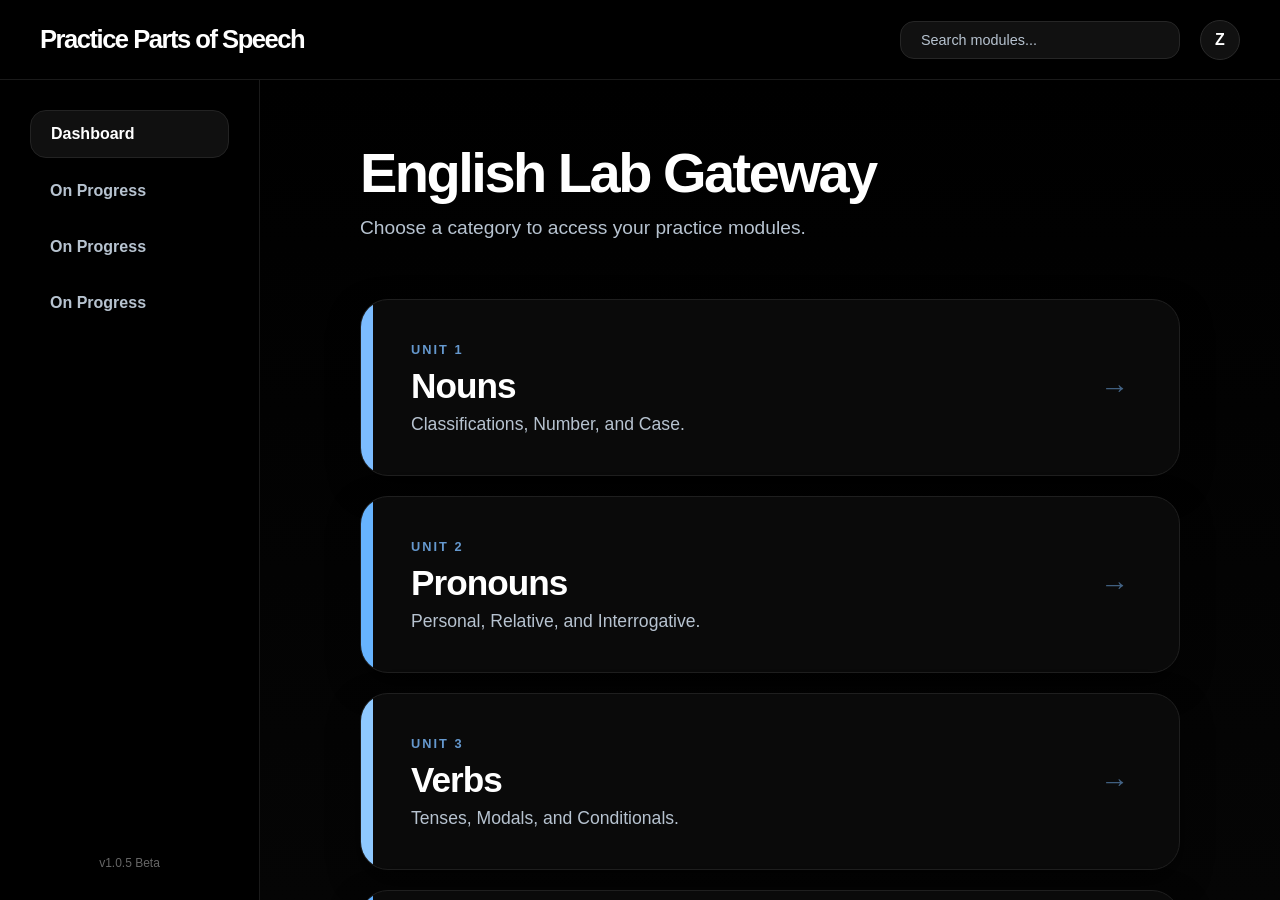
<file: index.html>
<!DOCTYPE html>
<html lang="en">
<head>
    <meta charset="UTF-8">
    <meta name="viewport" content="width=device-width, initial-scale=1.0">
    <title>Practice Parts of Speech | Individual</title>
    <link rel="stylesheet" href="css/style.css">
</head>
<body>

    <div class="app-shell">
        <nav class="top-bar">
            <div class="logo">Practice Parts of Speech</div>
            <div class="nav-utils">
                <div class="search-bar">Search modules...</div>
                <div class="profile-circle">Z</div>
            </div>
        </nav>

        <aside class="side-bar">
            <div class="side-item active">Dashboard</div>
            <div class="side-item">On Progress</div>
            <div class="side-item">On Progress</div>
            <div class="side-item">On Progress</div>
            <div class="side-footer">v1.0.5 Beta</div>
        </aside>

        <main class="content-area">
            <header class="content-header">
                <h1>English Lab Gateway</h1>
                <p>Choose a category to access your practice modules.</p>
            </header>

            <section class="card-stack">
                <div class="wide-card c-yellow" onclick="openModal('nouns')">
                    <div class="info">
                        <span class="tag">Unit 1</span>
                        <h2>Nouns</h2>
                        <p>Classifications, Number, and Case.</p>
                    </div>
                    <div class="arrow">→</div>
                </div>

                <div class="wide-card c-red" onclick="openModal('pronouns')">
                    <div class="info">
                        <span class="tag">Unit 2</span>
                        <h2>Pronouns</h2>
                        <p>Personal, Relative, and Interrogative.</p>
                    </div>
                    <div class="arrow">→</div>
                </div>

                <div class="wide-card c-green" onclick="openModal('verbs')">
                    <div class="info">
                        <span class="tag">Unit 3</span>
                        <h2>Verbs</h2>
                        <p>Tenses, Modals, and Conditionals.</p>
                    </div>
                    <div class="arrow">→</div>
                </div>

                <div class="wide-card c-orange" onclick="openModal('auxiliaries')">
                    <div class="info">
                        <span class="tag">Unit 4</span>
                        <h2>Auxiliaries</h2>
                        <p>Helping verbs and Modal functions.</p>
                    </div>
                    <div class="arrow">→</div>
                </div>

                <div class="wide-card c-teal" onclick="openModal('adjectives')">
                    <div class="info">
                        <span class="tag">Unit 5</span>
                        <h2>Adjectives</h2>
                        <p>Descriptive order and Comparison.</p>
                    </div>
                    <div class="arrow">→</div>
                </div>

                <div class="wide-card c-blue" onclick="openModal('articles')">
                    <div class="info">
                        <span class="tag">Unit 6</span>
                        <h2>Articles</h2>
                        <p>Definite and Indefinite usage.</p>
                    </div>
                    <div class="arrow">→</div>
                </div>

                <div class="wide-card c-lightblue" onclick="openModal('adverbs')">
                    <div class="info">
                        <span class="tag">Unit 7</span>
                        <h2>Adverbs</h2>
                        <p>Manner, Time, Place, and Frequency.</p>
                    </div>
                    <div class="arrow">→</div>
                </div>

                <div class="wide-card c-purple" onclick="openModal('prepositions')">
                    <div class="info">
                        <span class="tag">Unit 8</span>
                        <h2>Prepositions</h2>
                        <p>Spatial and Temporal relationships.</p>
                    </div>
                    <div class="arrow">→</div>
                </div>
            </section>
        </main>
    </div>

    <div id="practiceModal" class="modal-overlay">
        <div class="modal-container">
            <button class="close-modal" onclick="closeModal()">✕</button>
            <div id="modalContent"></div>
        </div>
    </div>

    <script src="js/script.js"></script>
</body>
</html>
</file>
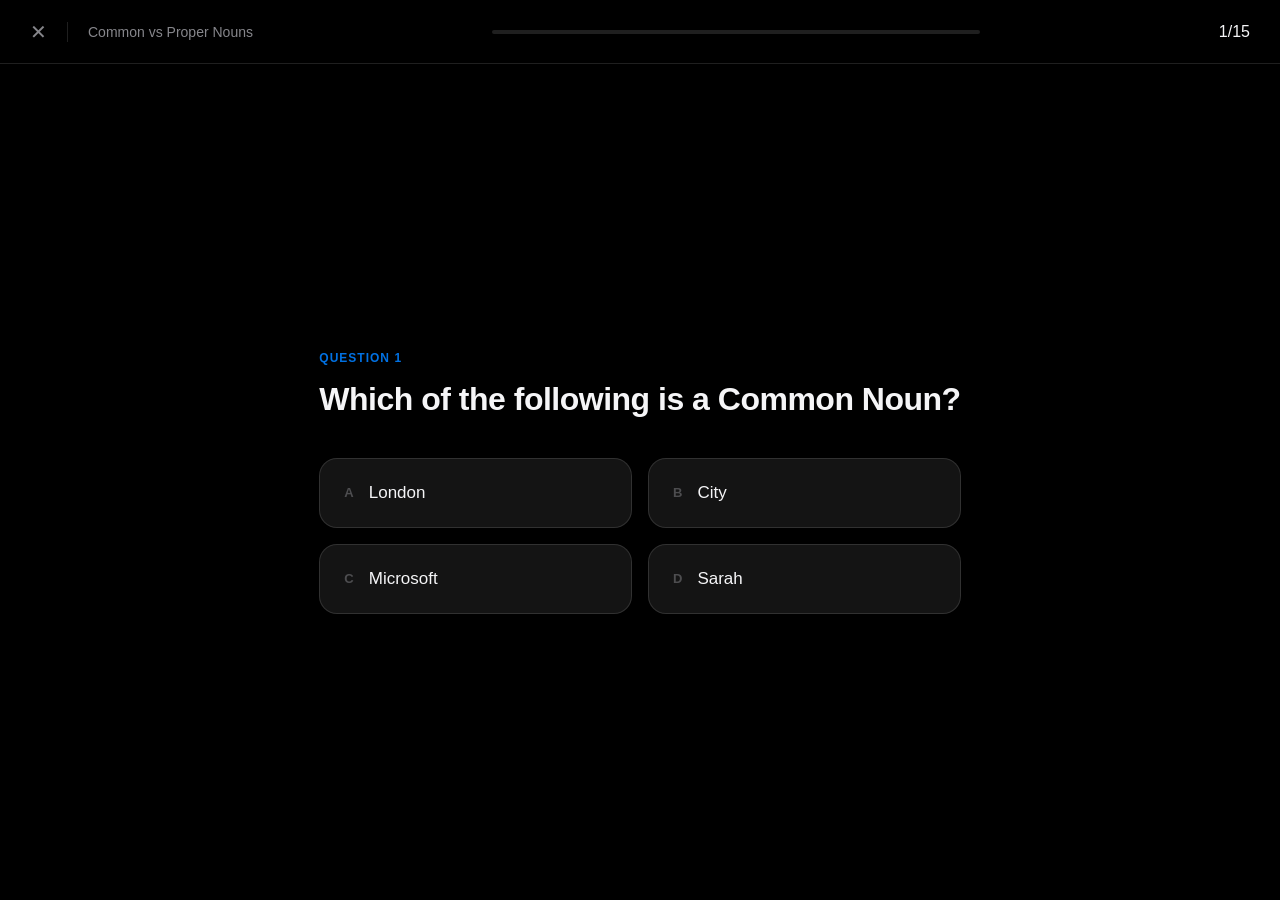
<file: practice/more/common-proper.html>
<!DOCTYPE html>
<html lang="en">
<head>
    <meta charset="UTF-8">
    <meta name="viewport" content="width=device-width, initial-scale=1.0">
    <title>Practice | Common vs Proper Nouns</title>
    <link rel="stylesheet" href="../../css/more/common-proper.css">
</head>
<body>
    <div class="viewport-wrapper">
        <nav class="quiz-nav">
            <div class="nav-left">
                <a href="../../practice/definitions/common-proper.html" class="exit-btn">✕</a>
                <span class="divider"></span>
                <span class="quiz-title">Common vs Proper Nouns</span>
            </div>
            <div class="progress-container">
                <div class="progress-bar" id="progressBar"></div>
            </div>
            <div class="nav-right">
                <span id="questionCounter">1/15</span>
            </div>
        </nav>

        <main class="quiz-main">
            <div id="quiz-container">
                <div class="question-card fade-in" id="questionCard">
                    <span class="q-label">Question <span id="currentQNum">1</span></span>
                    <h2 id="questionText">Which of the following is a proper noun?</h2>
                    
                    <div class="options-grid" id="optionsGrid">
                        </div>
                </div>
            </div>

            <div id="resultScreen" class="result-screen hidden">
                <div class="result-glass">
                    <h1 id="scorePercent">0%</h1>
                    <p id="scoreText">Keep practicing to master nouns!</p>
                    <button class="retry-btn" onclick="location.reload()">Try Again</button>
                    <a href="../../practice/definitions/common-proper.html" class="finish-btn">Done</a>
                </div>
            </div>
        </main>
    </div>
    <script src="../../js/more/common-proper.js"></script>
</body>
</html>
</file>
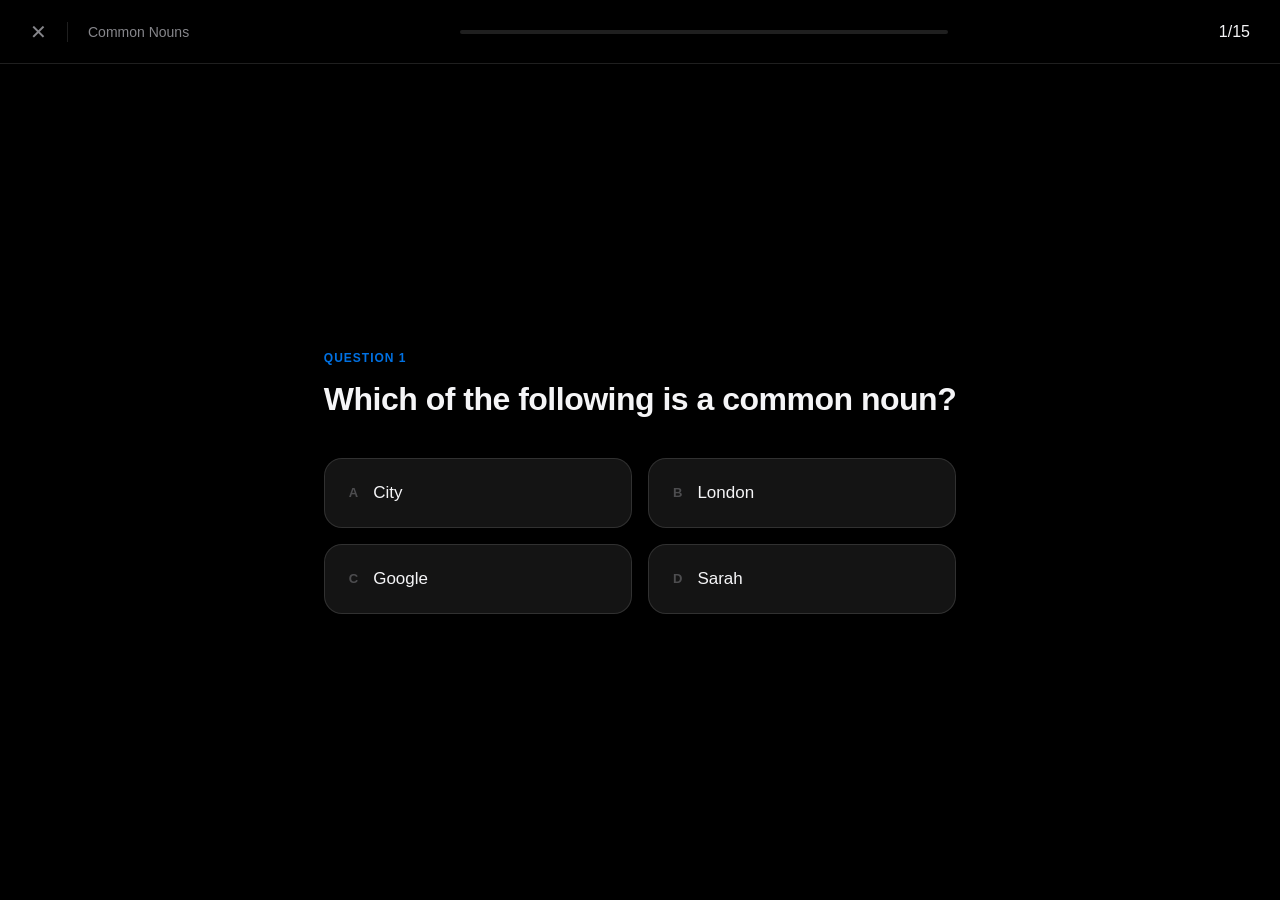
<file: practice/more/common.html>
<!DOCTYPE html>
<html lang="en">
<head>
    <meta charset="UTF-8">
    <meta name="viewport" content="width=device-width, initial-scale=1.0">
    <title>Practice | Common Nouns</title>
    <link rel="stylesheet" href="../../css/more/common.css">
</head>
<body>
    <div class="viewport-wrapper">
        <nav class="quiz-nav">
            <div class="nav-left">
                <a href="../../practice/definitions/common-proper.html" class="exit-btn">✕</a>
                <span class="divider"></span>
                <span class="quiz-title">Common Nouns</span>
            </div>
            <div class="progress-container">
                <div class="progress-bar" id="progressBar"></div>
            </div>
            <div class="nav-right">
                <span id="questionCounter">1/15</span>
            </div>
        </nav>

        <main class="quiz-main">
            <div id="quiz-container">
                <div class="question-card fade-in" id="questionCard">
                    <span class="q-label">Question <span id="currentQNum">1</span></span>
                    <h2 id="questionText">Which of the following is a common noun?</h2>
                    
                    <div class="options-grid" id="optionsGrid">
                    </div>
                </div>
            </div>

            <div id="resultScreen" class="result-screen hidden">
                <div class="result-glass">
                    <h1 id="scorePercent">0%</h1>
                    <p id="scoreText">Keep practicing to master common nouns!</p>
                    <button class="retry-btn" onclick="location.reload()">Try Again</button>
                    <a href="../../practice/definitions/common-proper.html" class="finish-btn">Done</a>
                </div>
            </div>
        </main>
    </div>
    <script src="../../js/more/common.js"></script>
</body>
</html>
</file>
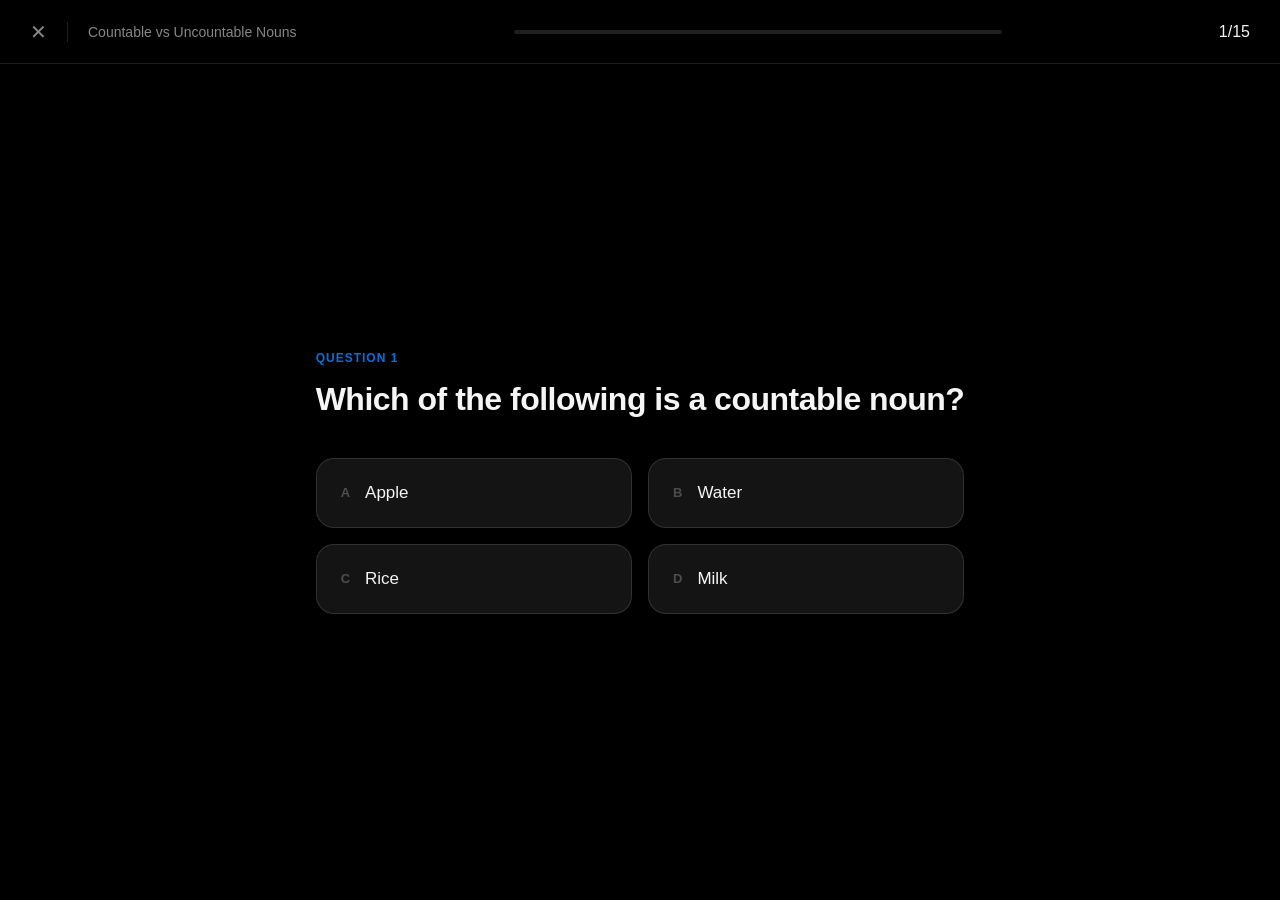
<file: practice/more/countable-uncountable.html>
<!DOCTYPE html>
<html lang="en">
<head>
    <meta charset="UTF-8">
    <meta name="viewport" content="width=device-width, initial-scale=1.0">
    <title>Practice | Countable vs Uncountable Nouns</title>
    <link rel="stylesheet" href="../../css/more/countable-uncountable.css">
</head>
<body>
    <div class="viewport-wrapper">
        <nav class="quiz-nav">
            <div class="nav-left">
                <a href="../../practice/definitions/countable-uncountable.html" class="exit-btn">✕</a>
                <span class="divider"></span>
                <span class="quiz-title">Countable vs Uncountable Nouns</span>
            </div>
            <div class="progress-container">
                <div class="progress-bar" id="progressBar"></div>
            </div>
            <div class="nav-right">
                <span id="questionCounter">1/15</span>
            </div>
        </nav>

        <main class="quiz-main">
            <div id="quiz-container">
                <div class="question-card fade-in" id="questionCard">
                    <span class="q-label">Question <span id="currentQNum">1</span></span>
                    <h2 id="questionText">Which of the following is a countable noun?</h2>
                    
                    <div class="options-grid" id="optionsGrid">
                    </div>
                </div>
            </div>

            <div id="resultScreen" class="result-screen hidden">
                <div class="result-glass">
                    <h1 id="scorePercent">0%</h1>
                    <p id="scoreText">Keep practicing to master countable vs uncountable nouns!</p>
                    <button class="retry-btn" onclick="location.reload()">Try Again</button>
                    <a href="../../practice/definitions/countable-uncountable.html" class="finish-btn">Done</a>
                </div>
            </div>
        </main>
    </div>
    <script src="../../js/more/countable-uncountable.js"></script>
</body>
</html>
</file>
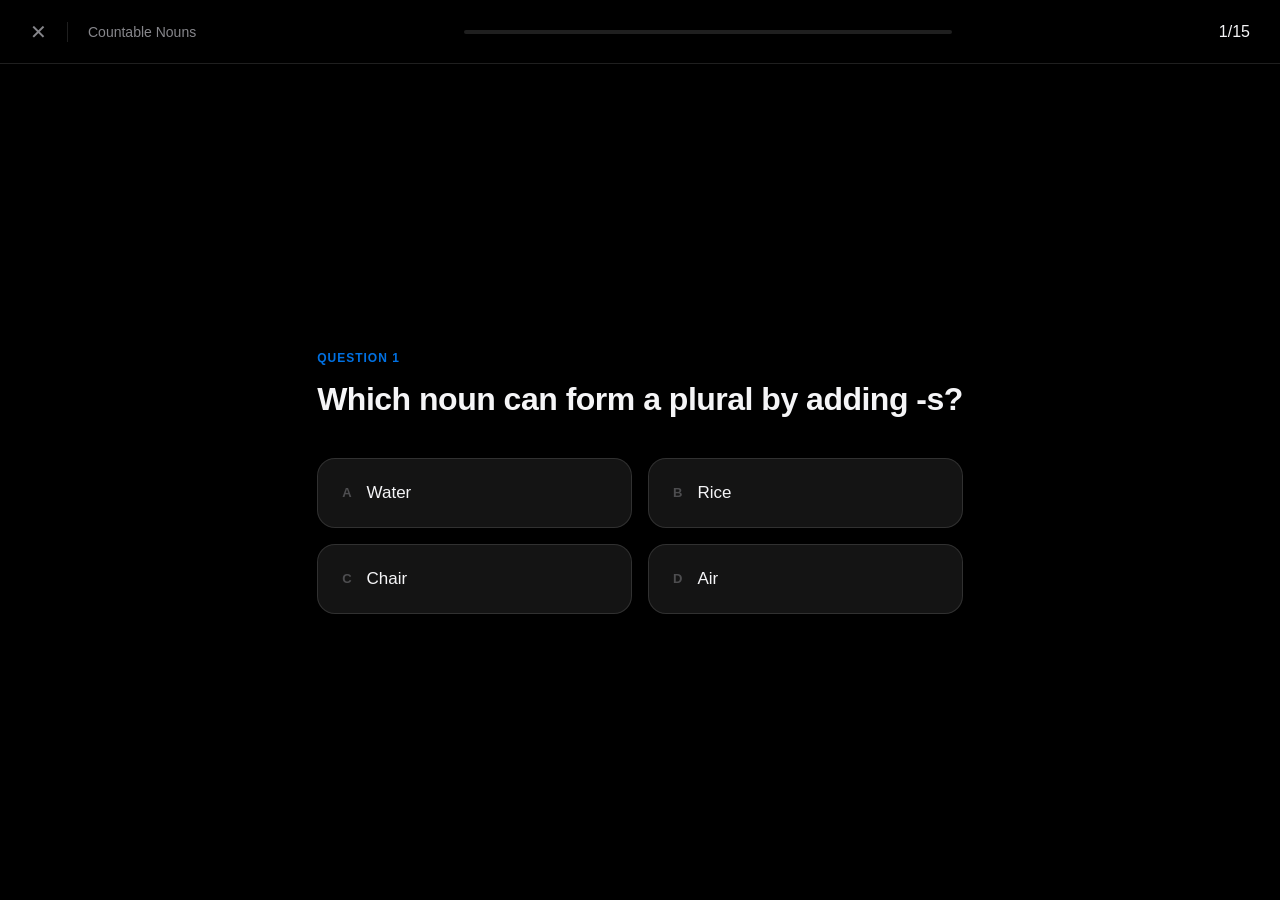
<file: practice/more/countable.html>
<!DOCTYPE html> 
<html lang="en">
<head>
    <meta charset="UTF-8">
    <meta name="viewport" content="width=device-width, initial-scale=1.0">
    <title>Practice | Countable Nouns</title>
    <link rel="stylesheet" href="../../css/more/countable.css">
</head>
<body>
    <div class="viewport-wrapper">
        <nav class="quiz-nav">
            <div class="nav-left">
                <a href="../../practice/definitions/countable-uncountable.html" class="exit-btn">✕</a>
                <span class="divider"></span>
                <span class="quiz-title">Countable Nouns</span>
            </div>
            <div class="progress-container">
                <div class="progress-bar" id="progressBar"></div>
            </div>
            <div class="nav-right">
                <span id="questionCounter">1/15</span>
            </div>
        </nav>

        <main class="quiz-main">
            <div id="quiz-container">
                <div class="question-card fade-in" id="questionCard">
                    <span class="q-label">Question <span id="currentQNum">1</span></span>
                    <h2 id="questionText">Which of the following is a countable noun?</h2>
                    
                    <div class="options-grid" id="optionsGrid">
                    </div>
                </div>
            </div>

            <div id="resultScreen" class="result-screen hidden">
                <div class="result-glass">
                    <h1 id="scorePercent">0%</h1>
                    <p id="scoreText">Keep practicing to master countable nouns!</p>
                    <button class="retry-btn" onclick="location.reload()">Try Again</button>
                    <a href="../../practice/definitions/countable-uncountable.html" class="finish-btn">Done</a>
                </div>
            </div>
        </main>
    </div>
    <script src="../../js/more/countable.js"></script>
</body>
</html>
</file>
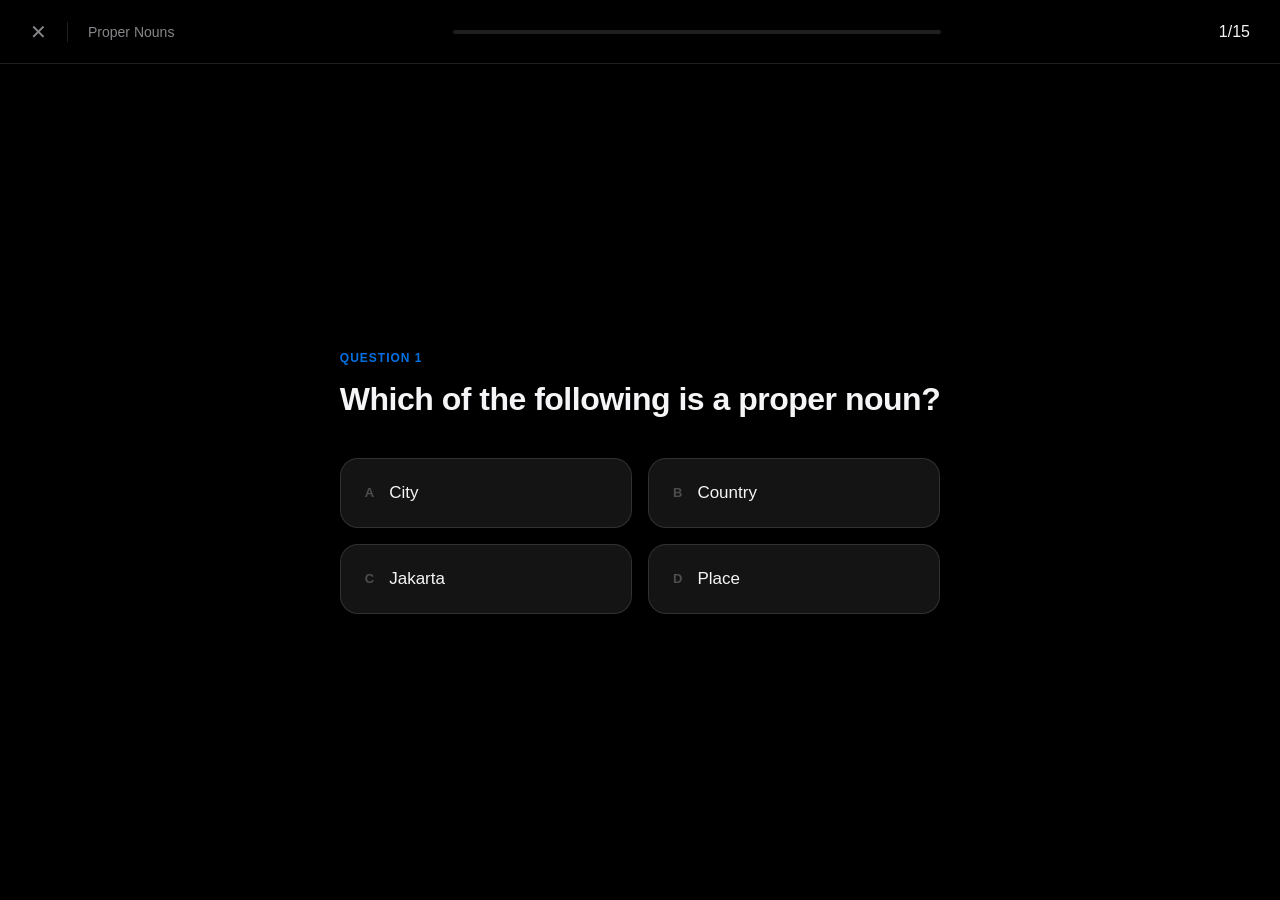
<file: practice/more/proper.html>
<!DOCTYPE html>
<html lang="en">
<head>
    <meta charset="UTF-8">
    <meta name="viewport" content="width=device-width, initial-scale=1.0">
    <title>Practice | Proper Nouns</title>
    <link rel="stylesheet" href="../../css/more/proper.css">
</head>
<body>
    <div class="viewport-wrapper">
        <nav class="quiz-nav">
            <div class="nav-left">
                <a href="../../practice/definitions/common-proper.html" class="exit-btn">✕</a>
                <span class="divider"></span>
                <span class="quiz-title">Proper Nouns</span>
            </div>
            <div class="progress-container">
                <div class="progress-bar" id="progressBar"></div>
            </div>
            <div class="nav-right">
                <span id="questionCounter">1/15</span>
            </div>
        </nav>

        <main class="quiz-main">
            <div id="quiz-container">
                <div class="question-card fade-in" id="questionCard">
                    <span class="q-label">Question <span id="currentQNum">1</span></span>
                    <h2 id="questionText">Which of the following is a proper noun?</h2>
                    
                    <div class="options-grid" id="optionsGrid">
                    </div>
                </div>
            </div>

            <div id="resultScreen" class="result-screen hidden">
                <div class="result-glass">
                    <h1 id="scorePercent">0%</h1>
                    <p id="scoreText">Keep practicing to master proper nouns!</p>
                    <button class="retry-btn" onclick="location.reload()">Try Again</button>
                    <a href="../../practice/definitions/common-proper.html" class="finish-btn">Done</a>
                </div>
            </div>
        </main>
    </div>
    <script src="../../js/more/proper.js"></script>
</body>
</html>
</file>
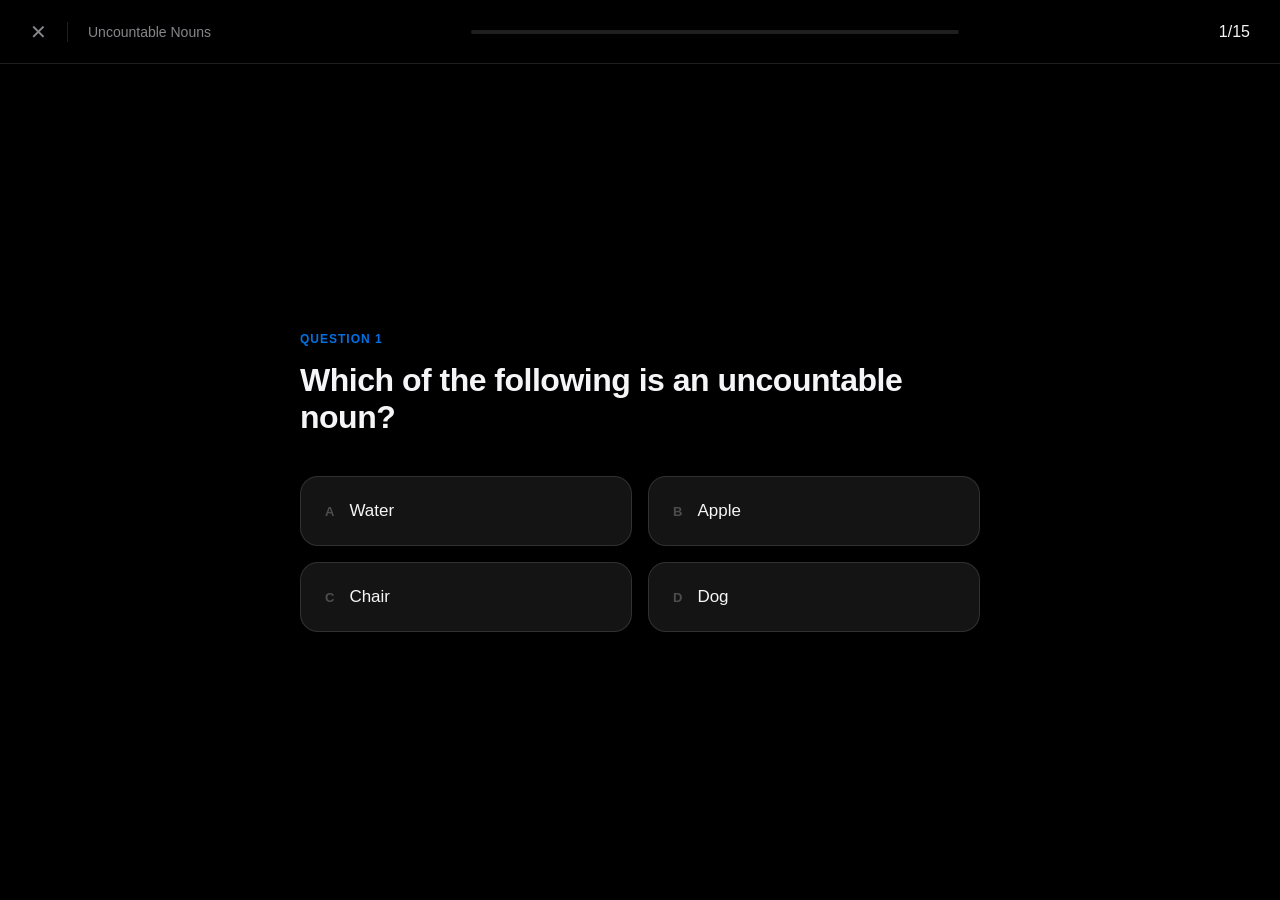
<file: practice/more/uncountable.html>
<!DOCTYPE html> 
<html lang="en">
<head>
    <meta charset="UTF-8">
    <meta name="viewport" content="width=device-width, initial-scale=1.0">
    <title>Practice | Uncountable Nouns</title>
    <link rel="stylesheet" href="../../css/more/uncountable.css">
</head>
<body>
    <div class="viewport-wrapper">
        <nav class="quiz-nav">
            <div class="nav-left">
                <a href="../../practice/definitions/countable-uncountable.html" class="exit-btn">✕</a>
                <span class="divider"></span>
                <span class="quiz-title">Uncountable Nouns</span>
            </div>
            <div class="progress-container">
                <div class="progress-bar" id="progressBar"></div>
            </div>
            <div class="nav-right">
                <span id="questionCounter">1/15</span>
            </div>
        </nav>

        <main class="quiz-main">
            <div id="quiz-container">
                <div class="question-card fade-in" id="questionCard">
                    <span class="q-label">Question <span id="currentQNum">1</span></span>
                    <h2 id="questionText">Which of the following is an uncountable noun?</h2>
                    
                    <div class="options-grid" id="optionsGrid">
                    </div>
                </div>
            </div>

            <div id="resultScreen" class="result-screen hidden">
                <div class="result-glass">
                    <h1 id="scorePercent">0%</h1>
                    <p id="scoreText">Keep practicing to master uncountable nouns!</p>
                    <button class="retry-btn" onclick="location.reload()">Try Again</button>
                    <a href="../../practice/definitions/countable-uncountable.html" class="finish-btn">Done</a>
                </div>
            </div>
        </main>
    </div>
    <script src="../../js/more/uncountable.js"></script>
</body>
</html>
</file>
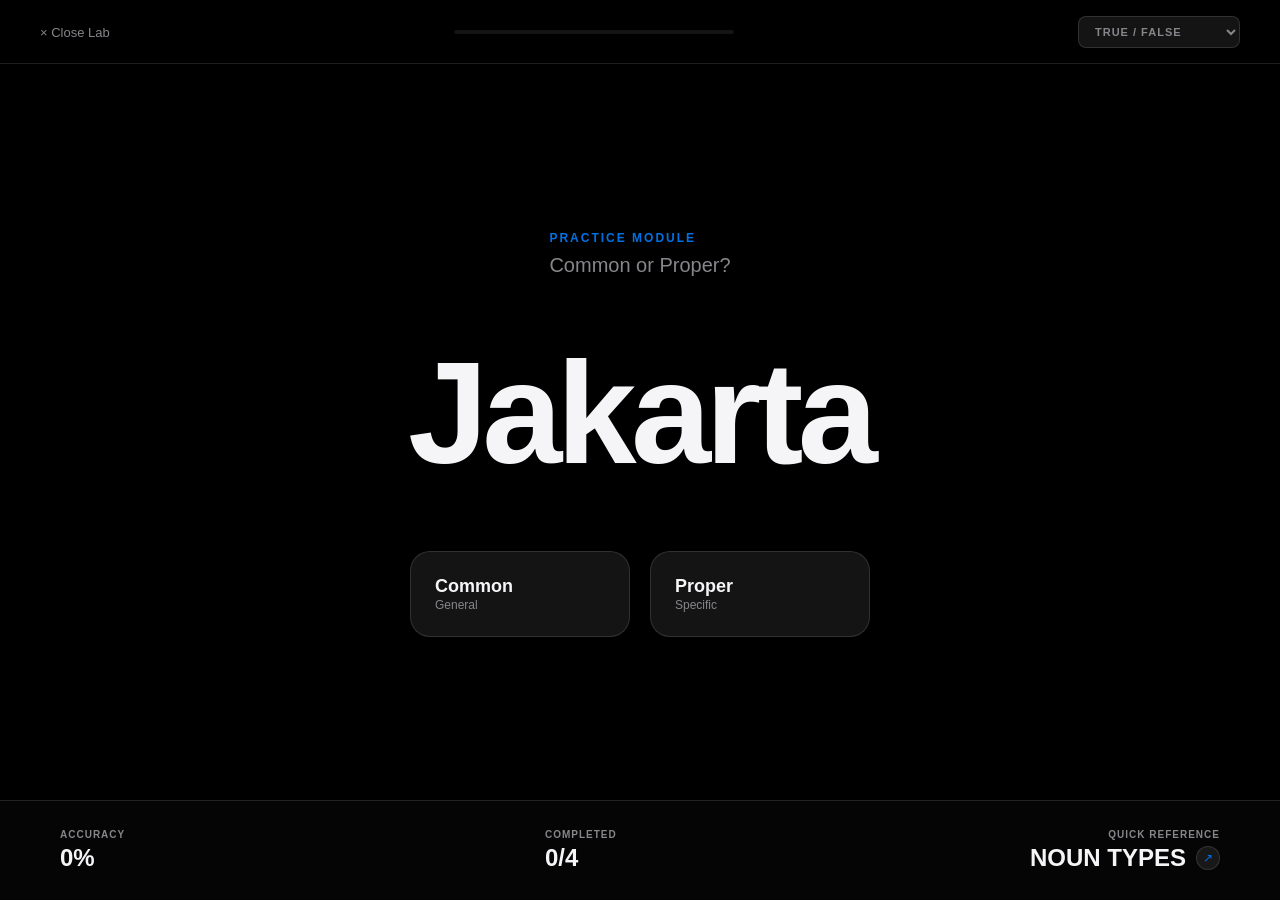
<file: practice/nouns/common-proper.html>
<!DOCTYPE html>
<html lang="en">
<head>
    <meta charset="UTF-8">
    <meta name="viewport" content="width=device-width, initial-scale=1.0">
    <title>Noun Practice | Full-Width Lab</title>
    <link rel="stylesheet" href="../../css/practice/types.css">
</head>
<body>

    <main class="viewport-wrapper">
        <nav class="global-nav">
            <div class="nav-left">
                <a href="../../index.html" class="back-link">
                    <span class="icon">×</span> Close Lab
                </a>
            </div>
            <div class="nav-center">
                <div class="progress-track">
                    <div id="progressBar" class="progress-fill"></div>
                </div>
            </div>
            <div class="nav-right">
                <select id="modeSelect" class="mode-dropdown" onchange="changeMode(this.value)">
                    <option value="binary">True / False</option>
                    <option value="multiple">Multiple Choice</option>
                    <option value="writing">Writing Mode</option>
                </select>
            </div>
        </nav>

        <div class="content-canvas">
            <div class="instruction-layer">
                <span class="module-tag">Practice Module</span>
                <h1 class="main-title">Common or Proper?</h1>
            </div>

            <div class="focus-layer">
                <h2 id="wordDisplay" class="hero-word">Loading...</h2>
            </div>

            <div id="controlLayer" class="control-layer"></div>
        </div>

        <footer class="status-bar">
            <div class="stat-group">
                <span class="stat-label">ACCURACY</span>
                <span id="accuracy" class="stat-value">0%</span>
            </div>
            <div class="stat-group">
                <span class="stat-label">COMPLETED</span>
                <span id="currentCount" class="stat-value">0/10</span>
            </div>
            <div class="stat-group align-right">
                <span class="stat-label">QUICK REFERENCE</span>
                <a href="../../practice/definitions/common-proper.html" class="reference-link">
                    <span class="stat-value">NOUN TYPES</span>
                    <span class="link-icon">↗</span>
                </a>
            </div>
        </footer>
    </main>

    <script src="../../js/practice/types.js"></script>
</body>
</html>
</file>
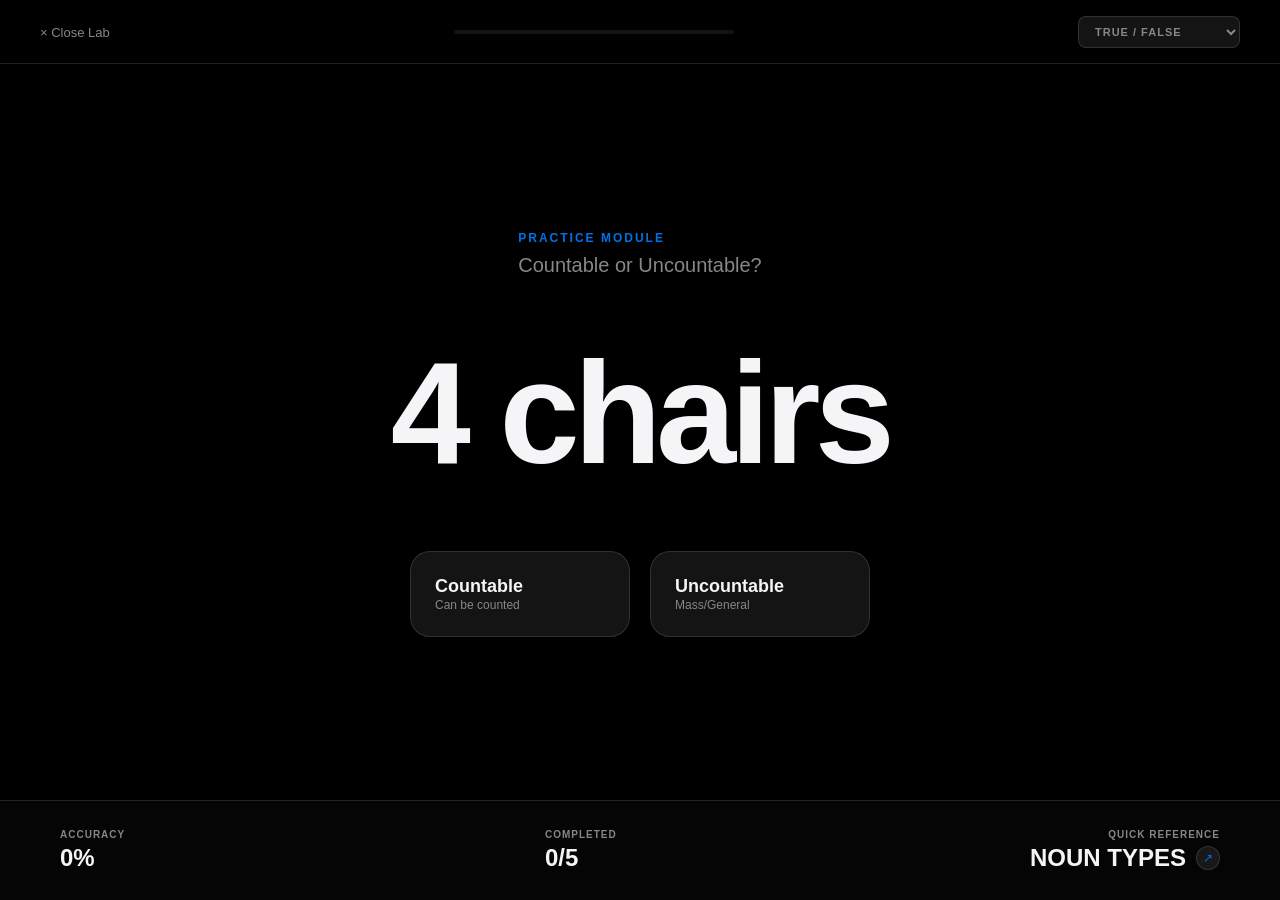
<file: practice/nouns/countable-uncountable.html>
<!DOCTYPE html>
<html lang="en">
<head>
    <meta charset="UTF-8">
    <meta name="viewport" content="width=device-width, initial-scale=1.0">
    <title>Noun Practice | Full-Width Lab</title>
    <link rel="stylesheet" href="../../css/practice/types.css">
</head>
<body>

    <main class="viewport-wrapper">
        <nav class="global-nav">
            <div class="nav-left">
                <a href="../../index.html" class="back-link">
                    <span class="icon">×</span> Close Lab
                </a>
            </div>
            <div class="nav-center">
                <div class="progress-track">
                    <div id="progressBar" class="progress-fill"></div>
                </div>
            </div>
            <div class="nav-right">
                <select id="modeSelect" class="mode-dropdown" onchange="changeMode(this.value)">
                    <option value="binary">True / False</option>
                    <option value="multiple">Multiple Choice</option>
                    <option value="writing">Writing Mode</option>
                </select>
            </div>
        </nav>

        <div class="content-canvas">
            <div class="instruction-layer">
                <span class="module-tag">Practice Module</span>
                <h1 class="main-title">Countable or Uncountable?</h1>
            </div>

            <div class="focus-layer">
                <h2 id="wordDisplay" class="hero-word">Loading...</h2>
            </div>

            <div id="controlLayer" class="control-layer"></div>
        </div>

        <footer class="status-bar">
            <div class="stat-group">
                <span class="stat-label">ACCURACY</span>
                <span id="accuracy" class="stat-value">0%</span>
            </div>
            <div class="stat-group">
                <span class="stat-label">COMPLETED</span>
                <span id="currentCount" class="stat-value">0/10</span>
            </div>
            <div class="stat-group align-right">
                <span class="stat-label">QUICK REFERENCE</span>
                <a href="../../practice/definitions/countable-uncountable.html" class="reference-link">
                    <span class="stat-value">NOUN TYPES</span>
                    <span class="link-icon">↗</span>
                </a>
            </div>
        </footer>
    </main>

    <script src="../../js/practice/countable-uncountable.js"></script>
</body>
</html>
</file>
<file: css/style.css>
:root {
  --nav-h: 80px;
  --side-w: 260px;
  --bg: #000000;
  --surface: #0a0a0a;
  --surface-2: #111111;
  --surface-3: #171717;
  --text-main: #ffffff;
  --text-muted: #b7c3d0;
  --accent: #7cbcff;
  --accent-2: #4fa3ff;

  --c-yellow: #7cbcff;
  --c-red: #5faeff;
  --c-green: #8ec8ff;
  --c-orange: #6fb6ff;
  --c-teal: #9ad4ff;
  --c-blue: #4fa3ff;
  --c-lightblue: #a6d8ff;
  --c-purple: #6aaeff;

  --shadow: 0 12px 30px rgba(0,0,0,0.55);
  --radius: 28px;
}

* { box-sizing: border-box; margin: 0; padding: 0; }

body {
  font-family: -apple-system, BlinkMacSystemFont, "SF Pro Display", sans-serif;
  background: var(--bg);
  color: var(--text-main);
  overflow: hidden;
  -webkit-font-smoothing: antialiased;
}

/* --- APP SHELL GRID --- */
.app-shell {
  display: grid;
  height: 100vh;
  grid-template-columns: var(--side-w) 1fr;
  grid-template-rows: var(--nav-h) 1fr;
  grid-template-areas:
    "nav nav"
    "side main";
}

/* --- TOP BAR --- */
.top-bar {
  grid-area: nav;
  background: var(--bg);
  border-bottom: 1px solid #1a1a1a;
  display: flex;
  align-items: center;
  justify-content: space-between;
  padding: 0 40px;
  z-index: 10;
}

.logo {
  font-weight: 900;
  font-size: 1.6rem;
  letter-spacing: -1.5px;
  color: var(--text-main);
}

.nav-utils {
  display: flex;
  align-items: center;
  gap: 20px;
}

.search-bar {
  background: var(--surface-2);
  padding: 10px 20px;
  border-radius: 14px;
  color: var(--text-muted);
  font-size: 0.9rem;
  width: 280px;
  border: 1px solid #262626;
}

.profile-circle {
  width: 40px;
  height: 40px;
  background: var(--surface-2);
  color: var(--text-main);
  border-radius: 50%;
  display: flex;
  align-items: center;
  justify-content: center;
  font-weight: bold;
  border: 1px solid #2a2a2a;
}

/* --- SIDEBAR --- */
.side-bar {
  grid-area: side;
  background: var(--bg);
  border-right: 1px solid #1a1a1a;
  padding: 30px;
  display: flex;
  flex-direction: column;
  gap: 10px;
}

.side-item {
  padding: 14px 20px;
  border-radius: 16px;
  cursor: pointer;
  color: var(--text-muted);
  font-weight: 600;
  transition: 0.2s;
  font-size: 1rem;
}

.side-item.active {
  background: #101010;
  color: var(--text-main);
  border: 1px solid #232323;
}

.side-item:hover:not(.active) {
  background: #0f0f0f;
  color: var(--text-main);
}

.side-footer {
  margin-top: auto;
  font-size: 0.75rem;
  color: #666;
  text-align: center;
}

/* --- MAIN DASHBOARD --- */
.content-area {
  grid-area: main;
  padding: 60px 100px;
  overflow-y: auto;
  scrollbar-width: none;
  background: linear-gradient(180deg, #000000 0%, #050505 100%);
}
.content-area::-webkit-scrollbar { display: none; }

.content-header h1 {
  font-size: 3.5rem;
  letter-spacing: -2.5px;
  margin-bottom: 12px;
  color: var(--text-main);
}

.content-header p {
  color: var(--text-muted);
  font-size: 1.2rem;
  margin-bottom: 60px;
}

.card-stack {
  display: flex;
  flex-direction: column;
  gap: 20px;
}

.wide-card {
  background: var(--surface);
  border: 1px solid #1f1f1f;
  border-radius: var(--radius);
  padding: 40px 50px;
  display: flex;
  justify-content: space-between;
  align-items: center;
  cursor: pointer;
  position: relative;
  overflow: hidden;
  box-shadow: var(--shadow);
  transition: all 0.35s cubic-bezier(0.15, 0, 0.15, 1);
}

.wide-card:hover {
  transform: scale(1.02);
  background: #0e0e0e;
  border-color: #2a2a2a;
  box-shadow: 0 20px 40px rgba(0,0,0,0.7);
}

.wide-card::before {
  content: "";
  position: absolute;
  left: 0;
  top: 0;
  bottom: 0;
  width: 12px;
  transition: width 0.3s;
}

.wide-card:hover::before { width: 18px; }

/* Blue-only palette variations */
.c-yellow::before { background: #7cbcff; }
.c-red::before { background: #67b4ff; }
.c-green::before { background: #8fc9ff; }
.c-orange::before { background: #5faeff; }
.c-teal::before { background: #9ad4ff; }
.c-blue::before { background: #4fa3ff; }
.c-lightblue::before { background: #b1ddff; }
.c-purple::before { background: #6aaeff; }

.tag {
  font-size: 0.8rem;
  text-transform: uppercase;
  font-weight: 800;
  opacity: 0.8;
  letter-spacing: 2px;
  color: var(--accent);
}

.wide-card h2 {
  margin: 8px 0;
  font-size: 2.2rem;
  letter-spacing: -1px;
  color: var(--text-main);
}

.wide-card p {
  color: var(--text-muted);
  font-size: 1.1rem;
}

.arrow {
  font-size: 1.8rem;
  opacity: 0.5;
  color: var(--accent);
  transition: 0.3s;
}

.wide-card:hover .arrow {
  opacity: 1;
  transform: translateX(8px);
}

/* --- MODAL SYSTEM --- */
.modal-overlay {
  position: fixed;
  top: 0;
  left: 0;
  width: 100%;
  height: 100%;
  background: rgba(0,0,0,0.82);
  backdrop-filter: blur(24px);
  display: none;
  justify-content: center;
  align-items: center;
  z-index: 1000;
}

.modal-overlay.active { display: flex; }

.modal-container {
  background: #070707;
  width: 90%;
  max-width: 950px;
  height: 80vh;
  border-radius: 40px;
  padding: 50px;
  position: relative;
  overflow-y: auto;
  border: 1px solid #1d1d1d;
  box-shadow: 0 40px 100px rgba(0,0,0,0.8);
  scrollbar-width: none;
}
.modal-container::-webkit-scrollbar { display: none; }

.close-modal {
  position: absolute;
  top: 30px;
  right: 30px;
  border: none;
  background: #101010;
  color: var(--text-main);
  width: 45px;
  height: 45px;
  border-radius: 50%;
  cursor: pointer;
  font-size: 1.2rem;
  font-weight: bold;
  border: 1px solid #2a2a2a;
}

.modal-tag {
  font-weight: 800;
  color: var(--accent);
  text-transform: uppercase;
  letter-spacing: 2px;
  font-size: 0.75rem;
}

.modal-title {
  font-size: 2.8rem !important;
  letter-spacing: -1.5px !important;
  margin: 10px 0 30px 0 !important;
  color: var(--text-main);
}

.practice-grid {
  display: grid;
  grid-template-columns: repeat(auto-fill, minmax(200px, 1fr));
  gap: 15px;
  margin-top: 30px;
}

.chip {
  background: #0f0f0f;
  padding: 25px;
  border-radius: 24px;
  border: 1px solid #232323;
  display: flex;
  flex-direction: column;
  justify-content: space-between;
  height: 180px;
  transition: 0.2s;
  color: var(--text-main);
}

.chip:hover {
  border-color: #353535;
  background: #141414;
}

.chip-title {
  font-weight: 700;
  font-size: 1.1rem;
  line-height: 1.3;
  color: var(--text-main);
}

.start-link {
  display: block;
  width: 100%;
  padding: 12px;
  background: var(--accent);
  color: #000;
  text-align: center;
  text-decoration: none;
  border-radius: 12px;
  font-weight: 700;
  font-size: 0.85rem;
  transition: background 0.2s;
}

.start-link:hover {
  background: #9fd0ff;
}

/* --- HIDE SCROLLBARS --- */
.content-area::-webkit-scrollbar,
.modal-container::-webkit-scrollbar {
  display: none;
}

.content-area,
.modal-container {
  -ms-overflow-style: none;
  scrollbar-width: none;
  -webkit-overflow-scrolling: touch;
}
</file>
<file: css/more/common-proper.css>
:root {
    --bg-dark: #000000;
    --accent-blue: #0071e3;
    --glass-white: rgba(255, 255, 255, 0.08);
    --glass-border: rgba(255, 255, 255, 0.12);
    --text-primary: #f5f5f7;
    --text-secondary: #86868b;
    --correct: #30d158;
    --wrong: #ff453a;
    --font-main: -apple-system, BlinkMacSystemFont, "Inter", "SF Pro Display", "Segoe UI", sans-serif;
}

* { margin: 0; padding: 0; box-sizing: border-box; -webkit-font-smoothing: antialiased; }

body {
    background-color: var(--bg-dark);
    font-family: var(--font-main);
    color: var(--text-primary);
    overflow: hidden;
    height: 100vh;
}

/* --- NAVIGATION & PROGRESS --- */
.quiz-nav {
    height: 64px;
    padding: 0 30px;
    display: flex;
    align-items: center;
    background: rgba(0,0,0,0.8);
    backdrop-filter: blur(20px);
    border-bottom: 1px solid var(--glass-border);
    justify-content: space-between;
}

.nav-left { display: flex; align-items: center; gap: 20px; }
.exit-btn { color: var(--text-secondary); text-decoration: none; font-size: 20px; }
.divider { width: 1px; height: 20px; background: var(--glass-border); }
.quiz-title { font-weight: 500; font-size: 14px; color: var(--text-secondary); }

.progress-container {
    width: 40%;
    height: 4px;
    background: var(--glass-border);
    border-radius: 2px;
    overflow: hidden;
}

.progress-bar {
    width: 0%;
    height: 100%;
    background: var(--accent-blue);
    transition: width 0.4s cubic-bezier(0.4, 0, 0.2, 1);
}

/* --- QUIZ AREA --- */
.quiz-main {
    height: calc(100vh - 64px);
    display: flex;
    align-items: center;
    justify-content: center;
    padding: 20px;
}

.question-card {
    width: 100%;
    max-width: 680px;
}

.q-label {
    color: var(--accent-blue);
    font-weight: 600;
    font-size: 12px;
    text-transform: uppercase;
    letter-spacing: 1px;
    display: block;
    margin-bottom: 16px;
}

#questionText {
    font-size: 32px;
    font-weight: 700;
    margin-bottom: 40px;
    letter-spacing: -0.5px;
}

.options-grid {
    display: grid;
    grid-template-columns: 1fr 1fr;
    gap: 16px;
}

.option-btn {
    background: var(--glass-white);
    border: 1px solid var(--glass-border);
    padding: 24px;
    border-radius: 18px;
    color: var(--text-primary);
    text-align: left;
    font-size: 17px;
    font-weight: 500;
    cursor: pointer;
    transition: all 0.2s ease;
    display: flex;
    align-items: center;
    gap: 15px;
}

.option-btn:hover {
    background: rgba(255, 255, 255, 0.12);
    border-color: rgba(255,255,255,0.3);
}

.option-btn:active { transform: scale(0.98); }

.option-btn.correct { background: var(--correct); color: #000; border-color: var(--correct); }
.option-btn.wrong { background: var(--wrong); color: #fff; border-color: var(--wrong); }

.prefix {
    color: var(--text-secondary);
    font-weight: 700;
    font-size: 13px;
    opacity: 0.5;
}

/* --- RESULT SCREEN --- */
.result-screen {
    position: fixed;
    inset: 0;
    background: #000;
    display: flex;
    align-items: center;
    justify-content: center;
    z-index: 200;
}

.result-glass {
    text-align: center;
    animation: scaleUp 0.5s cubic-bezier(0.16, 1, 0.3, 1);
}

#scorePercent { font-size: 120px; font-weight: 800; letter-spacing: -5px; margin-bottom: 10px; }

.retry-btn, .finish-btn {
    padding: 14px 32px;
    border-radius: 25px;
    font-weight: 600;
    border: none;
    margin: 10px;
    cursor: pointer;
    transition: 0.2s;
}

.retry-btn { background: var(--text-primary); color: #000; }
.finish-btn { background: var(--glass-white); color: var(--text-primary); text-decoration: none; display: inline-block; }

.hidden { display: none; }

@keyframes scaleUp { from { opacity: 0; transform: scale(0.9); } to { opacity: 1; transform: scale(1); } }
</file>
<file: css/more/common.css>
:root {
    --bg-dark: #000000;
    --accent-blue: #0071e3;
    --glass-white: rgba(255, 255, 255, 0.08);
    --glass-border: rgba(255, 255, 255, 0.12);
    --text-primary: #f5f5f7;
    --text-secondary: #86868b;
    --correct: #30d158;
    --wrong: #ff453a;
    --font-main: -apple-system, BlinkMacSystemFont, "Inter", "SF Pro Display", "Segoe UI", sans-serif;
}

* { margin: 0; padding: 0; box-sizing: border-box; -webkit-font-smoothing: antialiased; }

body {
    background-color: var(--bg-dark);
    font-family: var(--font-main);
    color: var(--text-primary);
    overflow: hidden;
    height: 100vh;
}

/* --- NAVIGATION & PROGRESS --- */
.quiz-nav {
    height: 64px;
    padding: 0 30px;
    display: flex;
    align-items: center;
    background: rgba(0,0,0,0.8);
    backdrop-filter: blur(20px);
    border-bottom: 1px solid var(--glass-border);
    justify-content: space-between;
}

.nav-left { display: flex; align-items: center; gap: 20px; }
.exit-btn { color: var(--text-secondary); text-decoration: none; font-size: 20px; }
.divider { width: 1px; height: 20px; background: var(--glass-border); }
.quiz-title { font-weight: 500; font-size: 14px; color: var(--text-secondary); }

.progress-container {
    width: 40%;
    height: 4px;
    background: var(--glass-border);
    border-radius: 2px;
    overflow: hidden;
}

.progress-bar {
    width: 0%;
    height: 100%;
    background: var(--accent-blue);
    transition: width 0.4s cubic-bezier(0.4, 0, 0.2, 1);
}

/* --- QUIZ AREA --- */
.quiz-main {
    height: calc(100vh - 64px);
    display: flex;
    align-items: center;
    justify-content: center;
    padding: 20px;
}

.question-card {
    width: 100%;
    max-width: 680px;
}

.q-label {
    color: var(--accent-blue);
    font-weight: 600;
    font-size: 12px;
    text-transform: uppercase;
    letter-spacing: 1px;
    display: block;
    margin-bottom: 16px;
}

#questionText {
    font-size: 32px;
    font-weight: 700;
    margin-bottom: 40px;
    letter-spacing: -0.5px;
}

.options-grid {
    display: grid;
    grid-template-columns: 1fr 1fr;
    gap: 16px;
}

.option-btn {
    background: var(--glass-white);
    border: 1px solid var(--glass-border);
    padding: 24px;
    border-radius: 18px;
    color: var(--text-primary);
    text-align: left;
    font-size: 17px;
    font-weight: 500;
    cursor: pointer;
    transition: all 0.2s ease;
    display: flex;
    align-items: center;
    gap: 15px;
}

.option-btn:hover {
    background: rgba(255, 255, 255, 0.12);
    border-color: rgba(255,255,255,0.3);
}

.option-btn:active { transform: scale(0.98); }

.option-btn.correct { background: var(--correct); color: #000; border-color: var(--correct); }
.option-btn.wrong { background: var(--wrong); color: #fff; border-color: var(--wrong); }

.prefix {
    color: var(--text-secondary);
    font-weight: 700;
    font-size: 13px;
    opacity: 0.5;
}

/* --- RESULT SCREEN --- */
.result-screen {
    position: fixed;
    inset: 0;
    background: #000;
    display: flex;
    align-items: center;
    justify-content: center;
    z-index: 200;
}

.result-glass {
    text-align: center;
    animation: scaleUp 0.5s cubic-bezier(0.16, 1, 0.3, 1);
}

#scorePercent { font-size: 120px; font-weight: 800; letter-spacing: -5px; margin-bottom: 10px; }

.retry-btn, .finish-btn {
    padding: 14px 32px;
    border-radius: 25px;
    font-weight: 600;
    border: none;
    margin: 10px;
    cursor: pointer;
    transition: 0.2s;
}

.retry-btn { background: var(--text-primary); color: #000; }
.finish-btn { background: var(--glass-white); color: var(--text-primary); text-decoration: none; display: inline-block; }

.hidden { display: none; }

@keyframes scaleUp { from { opacity: 0; transform: scale(0.9); } to { opacity: 1; transform: scale(1); } }
</file>
<file: css/more/countable-uncountable.css>
:root {
    --bg-dark: #000000;
    --accent-blue: #0071e3;
    --glass-white: rgba(255, 255, 255, 0.08);
    --glass-border: rgba(255, 255, 255, 0.12);
    --text-primary: #f5f5f7;
    --text-secondary: #86868b;
    --correct: #30d158;
    --wrong: #ff453a;
    --font-main: -apple-system, BlinkMacSystemFont, "Inter", "SF Pro Display", "Segoe UI", sans-serif;
}

* { margin: 0; padding: 0; box-sizing: border-box; -webkit-font-smoothing: antialiased; }

body {
    background-color: var(--bg-dark);
    font-family: var(--font-main);
    color: var(--text-primary);
    overflow: hidden;
    height: 100vh;
}

/* --- NAVIGATION & PROGRESS --- */
.quiz-nav {
    height: 64px;
    padding: 0 30px;
    display: flex;
    align-items: center;
    background: rgba(0,0,0,0.8);
    backdrop-filter: blur(20px);
    border-bottom: 1px solid var(--glass-border);
    justify-content: space-between;
}

.nav-left { display: flex; align-items: center; gap: 20px; }
.exit-btn { color: var(--text-secondary); text-decoration: none; font-size: 20px; }
.divider { width: 1px; height: 20px; background: var(--glass-border); }
.quiz-title { font-weight: 500; font-size: 14px; color: var(--text-secondary); }

.progress-container {
    width: 40%;
    height: 4px;
    background: var(--glass-border);
    border-radius: 2px;
    overflow: hidden;
}

.progress-bar {
    width: 0%;
    height: 100%;
    background: var(--accent-blue);
    transition: width 0.4s cubic-bezier(0.4, 0, 0.2, 1);
}

/* --- QUIZ AREA --- */
.quiz-main {
    height: calc(100vh - 64px);
    display: flex;
    align-items: center;
    justify-content: center;
    padding: 20px;
}

.question-card {
    width: 100%;
    max-width: 680px;
}

.q-label {
    color: var(--accent-blue);
    font-weight: 600;
    font-size: 12px;
    text-transform: uppercase;
    letter-spacing: 1px;
    display: block;
    margin-bottom: 16px;
}

#questionText {
    font-size: 32px;
    font-weight: 700;
    margin-bottom: 40px;
    letter-spacing: -0.5px;
}

.options-grid {
    display: grid;
    grid-template-columns: 1fr 1fr;
    gap: 16px;
}

.option-btn {
    background: var(--glass-white);
    border: 1px solid var(--glass-border);
    padding: 24px;
    border-radius: 18px;
    color: var(--text-primary);
    text-align: left;
    font-size: 17px;
    font-weight: 500;
    cursor: pointer;
    transition: all 0.2s ease;
    display: flex;
    align-items: center;
    gap: 15px;
}

.option-btn:hover {
    background: rgba(255, 255, 255, 0.12);
    border-color: rgba(255,255,255,0.3);
}

.option-btn:active { transform: scale(0.98); }

.option-btn.correct { background: var(--correct); color: #000; border-color: var(--correct); }
.option-btn.wrong { background: var(--wrong); color: #fff; border-color: var(--wrong); }

.prefix {
    color: var(--text-secondary);
    font-weight: 700;
    font-size: 13px;
    opacity: 0.5;
}

/* --- RESULT SCREEN --- */
.result-screen {
    position: fixed;
    inset: 0;
    background: #000;
    display: flex;
    align-items: center;
    justify-content: center;
    z-index: 200;
}

.result-glass {
    text-align: center;
    animation: scaleUp 0.5s cubic-bezier(0.16, 1, 0.3, 1);
}

#scorePercent { font-size: 120px; font-weight: 800; letter-spacing: -5px; margin-bottom: 10px; }

.retry-btn, .finish-btn {
    padding: 14px 32px;
    border-radius: 25px;
    font-weight: 600;
    border: none;
    margin: 10px;
    cursor: pointer;
    transition: 0.2s;
}

.retry-btn { background: var(--text-primary); color: #000; }
.finish-btn { background: var(--glass-white); color: var(--text-primary); text-decoration: none; display: inline-block; }

.hidden { display: none; }

@keyframes scaleUp { from { opacity: 0; transform: scale(0.9); } to { opacity: 1; transform: scale(1); } }
</file>
<file: css/more/countable.css>
:root {
    --bg-dark: #000000;
    --accent-blue: #0071e3;
    --glass-white: rgba(255, 255, 255, 0.08);
    --glass-border: rgba(255, 255, 255, 0.12);
    --text-primary: #f5f5f7;
    --text-secondary: #86868b;
    --correct: #30d158;
    --wrong: #ff453a;
    --font-main: -apple-system, BlinkMacSystemFont, "Inter", "SF Pro Display", "Segoe UI", sans-serif;
}

* { margin: 0; padding: 0; box-sizing: border-box; -webkit-font-smoothing: antialiased; }

body {
    background-color: var(--bg-dark);
    font-family: var(--font-main);
    color: var(--text-primary);
    overflow: hidden;
    height: 100vh;
}

/* --- NAVIGATION & PROGRESS --- */
.quiz-nav {
    height: 64px;
    padding: 0 30px;
    display: flex;
    align-items: center;
    background: rgba(0,0,0,0.8);
    backdrop-filter: blur(20px);
    border-bottom: 1px solid var(--glass-border);
    justify-content: space-between;
}

.nav-left { display: flex; align-items: center; gap: 20px; }
.exit-btn { color: var(--text-secondary); text-decoration: none; font-size: 20px; }
.divider { width: 1px; height: 20px; background: var(--glass-border); }
.quiz-title { font-weight: 500; font-size: 14px; color: var(--text-secondary); }

.progress-container {
    width: 40%;
    height: 4px;
    background: var(--glass-border);
    border-radius: 2px;
    overflow: hidden;
}

.progress-bar {
    width: 0%;
    height: 100%;
    background: var(--accent-blue);
    transition: width 0.4s cubic-bezier(0.4, 0, 0.2, 1);
}

/* --- QUIZ AREA --- */
.quiz-main {
    height: calc(100vh - 64px);
    display: flex;
    align-items: center;
    justify-content: center;
    padding: 20px;
}

.question-card {
    width: 100%;
    max-width: 680px;
}

.q-label {
    color: var(--accent-blue);
    font-weight: 600;
    font-size: 12px;
    text-transform: uppercase;
    letter-spacing: 1px;
    display: block;
    margin-bottom: 16px;
}

#questionText {
    font-size: 32px;
    font-weight: 700;
    margin-bottom: 40px;
    letter-spacing: -0.5px;
}

.options-grid {
    display: grid;
    grid-template-columns: 1fr 1fr;
    gap: 16px;
}

.option-btn {
    background: var(--glass-white);
    border: 1px solid var(--glass-border);
    padding: 24px;
    border-radius: 18px;
    color: var(--text-primary);
    text-align: left;
    font-size: 17px;
    font-weight: 500;
    cursor: pointer;
    transition: all 0.2s ease;
    display: flex;
    align-items: center;
    gap: 15px;
}

.option-btn:hover {
    background: rgba(255, 255, 255, 0.12);
    border-color: rgba(255,255,255,0.3);
}

.option-btn:active { transform: scale(0.98); }

.option-btn.correct { background: var(--correct); color: #000; border-color: var(--correct); }
.option-btn.wrong { background: var(--wrong); color: #fff; border-color: var(--wrong); }

.prefix {
    color: var(--text-secondary);
    font-weight: 700;
    font-size: 13px;
    opacity: 0.5;
}

/* --- RESULT SCREEN --- */
.result-screen {
    position: fixed;
    inset: 0;
    background: #000;
    display: flex;
    align-items: center;
    justify-content: center;
    z-index: 200;
}

.result-glass {
    text-align: center;
    animation: scaleUp 0.5s cubic-bezier(0.16, 1, 0.3, 1);
}

#scorePercent { font-size: 120px; font-weight: 800; letter-spacing: -5px; margin-bottom: 10px; }

.retry-btn, .finish-btn {
    padding: 14px 32px;
    border-radius: 25px;
    font-weight: 600;
    border: none;
    margin: 10px;
    cursor: pointer;
    transition: 0.2s;
}

.retry-btn { background: var(--text-primary); color: #000; }
.finish-btn { background: var(--glass-white); color: var(--text-primary); text-decoration: none; display: inline-block; }

.hidden { display: none; }

@keyframes scaleUp { from { opacity: 0; transform: scale(0.9); } to { opacity: 1; transform: scale(1); } }
</file>
<file: css/more/proper.css>
:root {
    --bg-dark: #000000;
    --accent-blue: #0071e3;
    --glass-white: rgba(255, 255, 255, 0.08);
    --glass-border: rgba(255, 255, 255, 0.12);
    --text-primary: #f5f5f7;
    --text-secondary: #86868b;
    --correct: #30d158;
    --wrong: #ff453a;
    --font-main: -apple-system, BlinkMacSystemFont, "Inter", "SF Pro Display", "Segoe UI", sans-serif;
}

* { margin: 0; padding: 0; box-sizing: border-box; -webkit-font-smoothing: antialiased; }

body {
    background-color: var(--bg-dark);
    font-family: var(--font-main);
    color: var(--text-primary);
    overflow: hidden;
    height: 100vh;
}

/* --- NAVIGATION & PROGRESS --- */
.quiz-nav {
    height: 64px;
    padding: 0 30px;
    display: flex;
    align-items: center;
    background: rgba(0,0,0,0.8);
    backdrop-filter: blur(20px);
    border-bottom: 1px solid var(--glass-border);
    justify-content: space-between;
}

.nav-left { display: flex; align-items: center; gap: 20px; }
.exit-btn { color: var(--text-secondary); text-decoration: none; font-size: 20px; }
.divider { width: 1px; height: 20px; background: var(--glass-border); }
.quiz-title { font-weight: 500; font-size: 14px; color: var(--text-secondary); }

.progress-container {
    width: 40%;
    height: 4px;
    background: var(--glass-border);
    border-radius: 2px;
    overflow: hidden;
}

.progress-bar {
    width: 0%;
    height: 100%;
    background: var(--accent-blue);
    transition: width 0.4s cubic-bezier(0.4, 0, 0.2, 1);
}

/* --- QUIZ AREA --- */
.quiz-main {
    height: calc(100vh - 64px);
    display: flex;
    align-items: center;
    justify-content: center;
    padding: 20px;
}

.question-card {
    width: 100%;
    max-width: 680px;
}

.q-label {
    color: var(--accent-blue);
    font-weight: 600;
    font-size: 12px;
    text-transform: uppercase;
    letter-spacing: 1px;
    display: block;
    margin-bottom: 16px;
}

#questionText {
    font-size: 32px;
    font-weight: 700;
    margin-bottom: 40px;
    letter-spacing: -0.5px;
}

.options-grid {
    display: grid;
    grid-template-columns: 1fr 1fr;
    gap: 16px;
}

.option-btn {
    background: var(--glass-white);
    border: 1px solid var(--glass-border);
    padding: 24px;
    border-radius: 18px;
    color: var(--text-primary);
    text-align: left;
    font-size: 17px;
    font-weight: 500;
    cursor: pointer;
    transition: all 0.2s ease;
    display: flex;
    align-items: center;
    gap: 15px;
}

.option-btn:hover {
    background: rgba(255, 255, 255, 0.12);
    border-color: rgba(255,255,255,0.3);
}

.option-btn:active { transform: scale(0.98); }

.option-btn.correct { background: var(--correct); color: #000; border-color: var(--correct); }
.option-btn.wrong { background: var(--wrong); color: #fff; border-color: var(--wrong); }

.prefix {
    color: var(--text-secondary);
    font-weight: 700;
    font-size: 13px;
    opacity: 0.5;
}

/* --- RESULT SCREEN --- */
.result-screen {
    position: fixed;
    inset: 0;
    background: #000;
    display: flex;
    align-items: center;
    justify-content: center;
    z-index: 200;
}

.result-glass {
    text-align: center;
    animation: scaleUp 0.5s cubic-bezier(0.16, 1, 0.3, 1);
}

#scorePercent { font-size: 120px; font-weight: 800; letter-spacing: -5px; margin-bottom: 10px; }

.retry-btn, .finish-btn {
    padding: 14px 32px;
    border-radius: 25px;
    font-weight: 600;
    border: none;
    margin: 10px;
    cursor: pointer;
    transition: 0.2s;
}

.retry-btn { background: var(--text-primary); color: #000; }
.finish-btn { background: var(--glass-white); color: var(--text-primary); text-decoration: none; display: inline-block; }

.hidden { display: none; }

@keyframes scaleUp { from { opacity: 0; transform: scale(0.9); } to { opacity: 1; transform: scale(1); } }
</file>
<file: css/more/uncountable.css>
:root {
    --bg-dark: #000000;
    --accent-blue: #0071e3;
    --glass-white: rgba(255, 255, 255, 0.08);
    --glass-border: rgba(255, 255, 255, 0.12);
    --text-primary: #f5f5f7;
    --text-secondary: #86868b;
    --correct: #30d158;
    --wrong: #ff453a;
    --font-main: -apple-system, BlinkMacSystemFont, "Inter", "SF Pro Display", "Segoe UI", sans-serif;
}

* { margin: 0; padding: 0; box-sizing: border-box; -webkit-font-smoothing: antialiased; }

body {
    background-color: var(--bg-dark);
    font-family: var(--font-main);
    color: var(--text-primary);
    overflow: hidden;
    height: 100vh;
}

/* --- NAVIGATION & PROGRESS --- */
.quiz-nav {
    height: 64px;
    padding: 0 30px;
    display: flex;
    align-items: center;
    background: rgba(0,0,0,0.8);
    backdrop-filter: blur(20px);
    border-bottom: 1px solid var(--glass-border);
    justify-content: space-between;
}

.nav-left { display: flex; align-items: center; gap: 20px; }
.exit-btn { color: var(--text-secondary); text-decoration: none; font-size: 20px; }
.divider { width: 1px; height: 20px; background: var(--glass-border); }
.quiz-title { font-weight: 500; font-size: 14px; color: var(--text-secondary); }

.progress-container {
    width: 40%;
    height: 4px;
    background: var(--glass-border);
    border-radius: 2px;
    overflow: hidden;
}

.progress-bar {
    width: 0%;
    height: 100%;
    background: var(--accent-blue);
    transition: width 0.4s cubic-bezier(0.4, 0, 0.2, 1);
}

/* --- QUIZ AREA --- */
.quiz-main {
    height: calc(100vh - 64px);
    display: flex;
    align-items: center;
    justify-content: center;
    padding: 20px;
}

.question-card {
    width: 100%;
    max-width: 680px;
}

.q-label {
    color: var(--accent-blue);
    font-weight: 600;
    font-size: 12px;
    text-transform: uppercase;
    letter-spacing: 1px;
    display: block;
    margin-bottom: 16px;
}

#questionText {
    font-size: 32px;
    font-weight: 700;
    margin-bottom: 40px;
    letter-spacing: -0.5px;
}

.options-grid {
    display: grid;
    grid-template-columns: 1fr 1fr;
    gap: 16px;
}

.option-btn {
    background: var(--glass-white);
    border: 1px solid var(--glass-border);
    padding: 24px;
    border-radius: 18px;
    color: var(--text-primary);
    text-align: left;
    font-size: 17px;
    font-weight: 500;
    cursor: pointer;
    transition: all 0.2s ease;
    display: flex;
    align-items: center;
    gap: 15px;
}

.option-btn:hover {
    background: rgba(255, 255, 255, 0.12);
    border-color: rgba(255,255,255,0.3);
}

.option-btn:active { transform: scale(0.98); }

.option-btn.correct { background: var(--correct); color: #000; border-color: var(--correct); }
.option-btn.wrong { background: var(--wrong); color: #fff; border-color: var(--wrong); }

.prefix {
    color: var(--text-secondary);
    font-weight: 700;
    font-size: 13px;
    opacity: 0.5;
}

/* --- RESULT SCREEN --- */
.result-screen {
    position: fixed;
    inset: 0;
    background: #000;
    display: flex;
    align-items: center;
    justify-content: center;
    z-index: 200;
}

.result-glass {
    text-align: center;
    animation: scaleUp 0.5s cubic-bezier(0.16, 1, 0.3, 1);
}

#scorePercent { font-size: 120px; font-weight: 800; letter-spacing: -5px; margin-bottom: 10px; }

.retry-btn, .finish-btn {
    padding: 14px 32px;
    border-radius: 25px;
    font-weight: 600;
    border: none;
    margin: 10px;
    cursor: pointer;
    transition: 0.2s;
}

.retry-btn { background: var(--text-primary); color: #000; }
.finish-btn { background: var(--glass-white); color: var(--text-primary); text-decoration: none; display: inline-block; }

.hidden { display: none; }

@keyframes scaleUp { from { opacity: 0; transform: scale(0.9); } to { opacity: 1; transform: scale(1); } }
</file>
<file: css/practice/types.css>
/* AZAR GUIDE: PRO DRILL CSS 
    Theme: Apple-ish Minimalist (Full-Width)
*/

:root {
    --bg-dark: #000000;
    --accent-blue: #0071e3;
    --glass-white: rgba(255, 255, 255, 0.08);
    --glass-border: rgba(255, 255, 255, 0.12);
    --text-primary: #f5f5f7;
    --text-secondary: #86868b;
    --correct: #30d158;
    --wrong: #ff453a;
    --font-main: -apple-system, BlinkMacSystemFont, "Inter", "SF Pro Display", "Segoe UI", sans-serif;
}

* { 
    margin: 0; 
    padding: 0; 
    box-sizing: border-box; 
    -webkit-font-smoothing: antialiased;
}

body {
    background-color: var(--bg-dark);
    font-family: var(--font-main);
    color: var(--text-primary);
    height: 100vh;
    width: 100vw;
    overflow: hidden;
}

.viewport-wrapper {
    height: 100%;
    width: 100%;
    display: flex;
    flex-direction: column;
}

/* --- NAVIGATION --- */
.global-nav {
    height: 64px;
    padding: 0 40px;
    display: flex;
    justify-content: space-between;
    align-items: center;
    background: rgba(0, 0, 0, 0.8);
    backdrop-filter: saturate(180%) blur(20px);
    border-bottom: 1px solid var(--glass-border);
    z-index: 100;
}

.back-link {
    color: var(--text-secondary);
    text-decoration: none;
    font-size: 13px;
    font-weight: 500;
    transition: color 0.2s ease;
}

.back-link:hover { color: var(--text-primary); }

.progress-track {
    width: 280px;
    height: 4px;
    background: var(--glass-white);
    border-radius: 10px;
    overflow: hidden;
}

.progress-fill {
    width: 0%;
    height: 100%;
    background: var(--accent-blue);
    transition: width 0.6s cubic-bezier(0.4, 0, 0.2, 1);
}

.session-id { 
    font-size: 11px; 
    letter-spacing: 1.2px; 
    color: var(--text-secondary); 
    font-weight: 600;
}

/* --- MAIN WORKSPACE --- */
.content-canvas {
    flex: 1;
    display: flex;
    flex-direction: column;
    justify-content: center;
    align-items: center;
    padding: 0 40px;
}

.module-tag {
    font-size: 12px;
    color: var(--accent-blue);
    font-weight: 700;
    text-transform: uppercase;
    letter-spacing: 2px;
}

.main-title {
    font-size: 20px;
    font-weight: 400;
    color: var(--text-secondary);
    margin-top: 8px;
}

.hero-word {
    font-size: clamp(3.5rem, 12vw, 9rem);
    font-weight: 700;
    letter-spacing: -0.04em;
    margin: 6vh 0;
    transition: all 0.4s cubic-bezier(0.16, 1, 0.3, 1);
}

/* --- BUTTONS --- */
.button-row {
    display: flex;
    gap: 20px;
}

.action-trigger {
    background: var(--glass-white);
    border: 1px solid var(--glass-border);
    color: var(--text-primary);
    width: 220px;
    padding: 24px;
    border-radius: 20px;
    cursor: pointer;
    transition: all 0.2s cubic-bezier(0.4, 0, 0.2, 1);
    text-align: left;
}

.action-trigger:hover {
    background: rgba(255, 255, 255, 0.12);
    border-color: rgba(255, 255, 255, 0.25);
    transform: translateY(-4px);
}

.action-trigger:active { transform: scale(0.97); }

.action-trigger .label { font-size: 18px; font-weight: 600; display: block; }
.action-trigger .sub-label { font-size: 12px; color: var(--text-secondary); }

/* --- STATUS BAR (3-COLUMN) --- */
.status-bar {
    height: 100px;
    padding: 0 60px;
    display: flex;
    justify-content: space-between;
    align-items: center;
    background: rgba(255, 255, 255, 0.02);
    border-top: 1px solid var(--glass-border);
    backdrop-filter: blur(20px);
}

.stat-group {
    display: flex;
    flex-direction: column;
    min-width: 140px;
}

.align-right {
    text-align: right;
    align-items: flex-end;
}

.stat-label { 
    font-size: 10px; 
    font-weight: 700; 
    color: var(--text-secondary); 
    letter-spacing: 1px;
    margin-bottom: 4px;
}

.stat-value { 
    font-size: 24px; 
    font-weight: 600; 
    font-variant-numeric: tabular-nums; 
}

/* --- QUICK REFERENCE --- */
.reference-link {
    text-decoration: none;
    color: var(--text-primary);
    display: flex;
    align-items: center;
    gap: 10px;
    transition: transform 0.2s ease;
}

.reference-link:hover { transform: translateX(-4px); }

.link-icon {
    font-size: 12px;
    color: var(--accent-blue);
    background: var(--glass-white);
    width: 24px;
    height: 24px;
    display: flex;
    align-items: center;
    justify-content: center;
    border-radius: 50%;
    border: 1px solid var(--glass-border);
}

/* Mode Dropdown Styling */
.mode-dropdown {
    background: var(--glass-white);
    border: 1px solid var(--glass-border);
    color: var(--text-secondary);
    padding: 8px 12px;
    border-radius: 8px;
    font-size: 11px;
    font-weight: 700;
    text-transform: uppercase;
    letter-spacing: 1px;
    outline: none;
    cursor: pointer;
    transition: all 0.3s ease;
}

.mode-dropdown:hover {
    color: var(--text-primary);
    border-color: var(--accent-blue);
}

/* Writing Mode Input */
.writing-input {
    background: var(--glass-white);
    border: 2px solid var(--glass-border);
    border-radius: 20px;
    padding: 20px 40px;
    font-size: 24px;
    color: white;
    width: 400px;
    text-align: center;
    outline: none;
    transition: all 0.3s ease;
}

.writing-input:focus {
    border-color: var(--accent-blue);
    box-shadow: 0 0 20px rgba(0, 113, 227, 0.2);
}

/* MCQ Grid Layout */
.button-grid {
    display: grid;
    grid-template-columns: 1fr 1fr;
    gap: 15px;
}

/* --- FEEDBACK STATES --- */
.correct-state { color: var(--correct); }
.wrong-state { color: var(--wrong); animation: appleShake 0.4s; }

@keyframes appleShake {
    0%, 100% { transform: translateX(0); }
    20%, 60% { transform: translateX(-12px); }
    40%, 80% { transform: translateX(12px); }
}

/* --- RESPONSIVE --- */
@media (max-width: 900px) {
    .status-bar { padding: 0 30px; }
    .hero-word { font-size: 4rem; }
    .action-trigger { width: 160px; }
}
</file>
